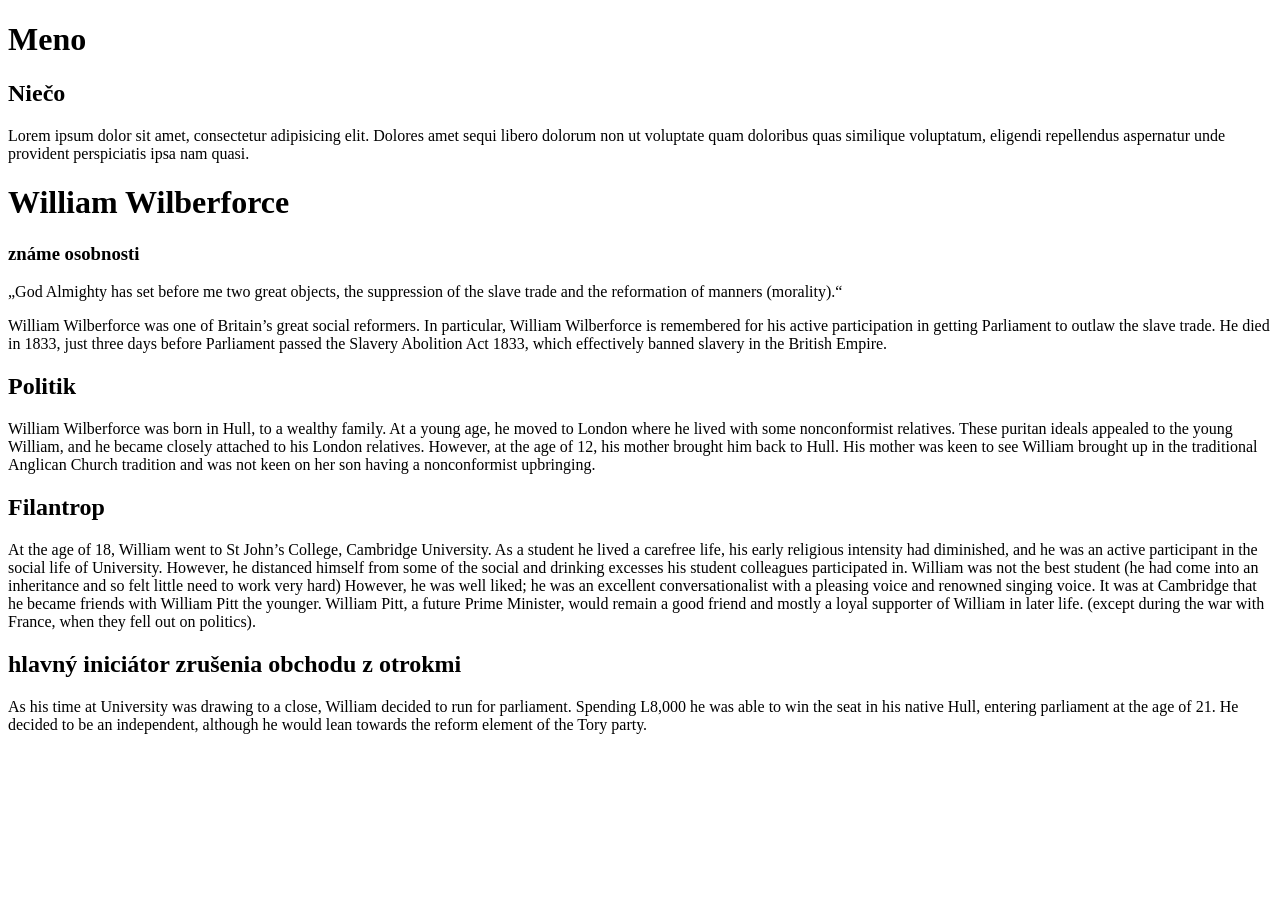
<file: 01_text/index.html>
<!DOCTYPE html>
<html lang="en">
<head>
  <meta charset="UTF-8">
  <meta name="viewport" content="width=device-width, initial-scale=1.0">
  <title>Ferko Mrkvička</title>
</head>
<body>



  <!-- 
   YABLKO NADPISY ODSTAVCE
   https://youtu.be/LULd0858mUQ?si=RZHhlIR4JEnlvLd4&t=345 

   NADPISY ODSTAVCE MDN (en)


  NADPISY ODSTAVCE MDN (en)
  https://developer.mozilla.org/en-US/docs/Learn_web_development/Core/Structuring_content/Headings_and_paragraphs
  -->

  <h1> Meno</h1>  <!-- heading 1 úroveň nadpisu 1 -->
  <h2>Niečo</h2>
 

  <p>  <!-- paragraph - odstavec -->
      Lorem ipsum dolor sit amet, consectetur adipisicing elit. Dolores amet sequi libero dolorum non ut voluptate quam doloribus quas similique voluptatum, eligendi repellendus aspernatur unde provident perspiciatis ipsa nam quasi.
  </p>

  <h1>William Wilberforce</h1>

  <h3> známe osobnosti </h3> 

  <p>
    „God Almighty has set before me two great objects, the suppression of the slave trade and the reformation of manners (morality).“
  </p>

  <p>
    William Wilberforce was one of Britain’s great social reformers. In particular, William Wilberforce is remembered for his active participation in getting Parliament to outlaw the slave trade. He died in 1833, just three days before Parliament passed the Slavery Abolition Act 1833,  which effectively banned slavery in the British Empire. 
  </p>

  <h2>Politik</h2>

  <p>
    William Wilberforce was born in Hull, to a wealthy family. At a young age, he moved to London where he lived with some nonconformist relatives. These puritan ideals appealed to the young William, and he became closely attached to his London relatives. However, at the age of 12, his mother brought him back to Hull. His mother was keen to see William brought up in the traditional Anglican Church tradition and was not keen on her son having a nonconformist upbringing. 
  </p>
    
  <h2> Filantrop</h2>

  <p>
    At the age of 18, William went to St John’s College, Cambridge University. As a student he lived a carefree life, his early religious  intensity had diminished, and he was an active participant in the social life of University. However, he distanced himself from some  of the social and drinking excesses his student colleagues participated in. William was not the best student (he had come into an inheritance  and so felt little need to work very hard) However, he was well liked; he was an excellent conversationalist with a pleasing voice and renowned singing voice.  It was at Cambridge that he became friends with William Pitt the younger. William Pitt, a future Prime Minister, would remain a good  friend and mostly a loyal supporter of William in later life. (except during the war with France, when they fell out on politics).  
  </p>

  <h2>hlavný iniciátor zrušenia obchodu z otrokmi </h2>

  <p>
    As his time at University was drawing to a close, William decided to run for parliament. Spending L8,000 he was able to win the seat in his native Hull, entering parliament at the age of 21. He decided to be an independent, although he would lean towards the reform element of the Tory party.  
  </p>

</body>
</html>
</file>
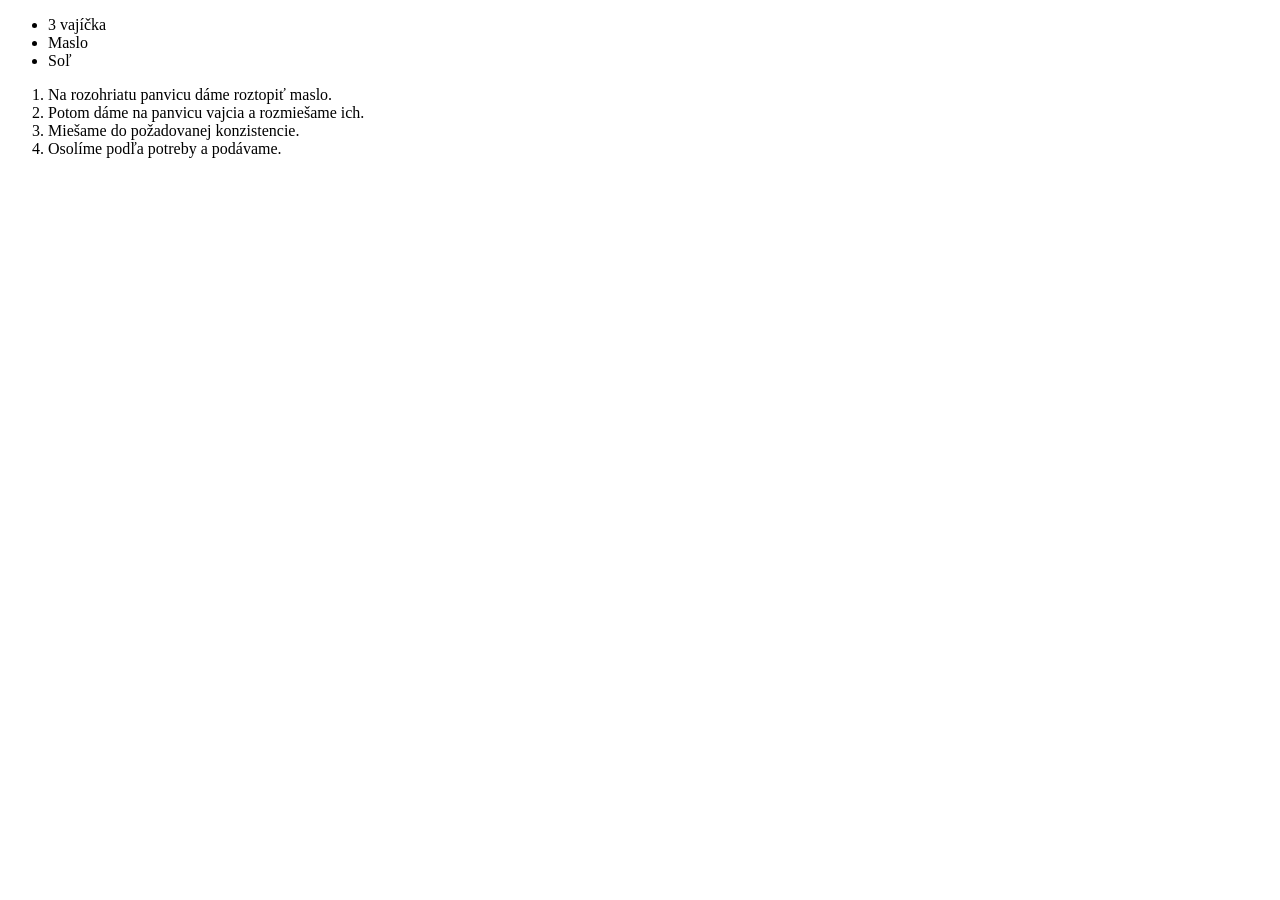
<file: 02_zoznamy/index.html>
<!DOCTYPE html>
<html lang="en">
<head>
  <meta charset="UTF-8">
  <meta name="viewport" content="width=device-width, initial-scale=1.0">
  <title>Zoznamy</title>
</head>
<body>

  <!-- 
  YABLKO :
  https://youtu.be/LULd0858mUQ?si=jypbmHnTiEEww9Nu&t=2928 

  ZOZNAM JAKPSATWEB (cz)
  https://www.jakpsatweb.cz/html/seznamy.html

  ZOZNAMY MDN (en)
  https://developer.mozilla.org/en-US/docs/Learn_web_development/Core/Structuring_content/Lists 
  -->
  
  <ul>
    <li>3 vajíčka</li>
    <li>Maslo</li>
    <li>Soľ</li>
  </ul>

  <ol>
    <li>
      Na rozohriatu panvicu dáme roztopiť maslo.
    </li>
    <li>
      Potom dáme na panvicu vajcia a rozmiešame ich.
    </li>
    <li>
      Miešame do požadovanej konzistencie.
    </li>
    <li>Osolíme podľa potreby a podávame.</li>
  </ol>

</body>
</html>
</file>
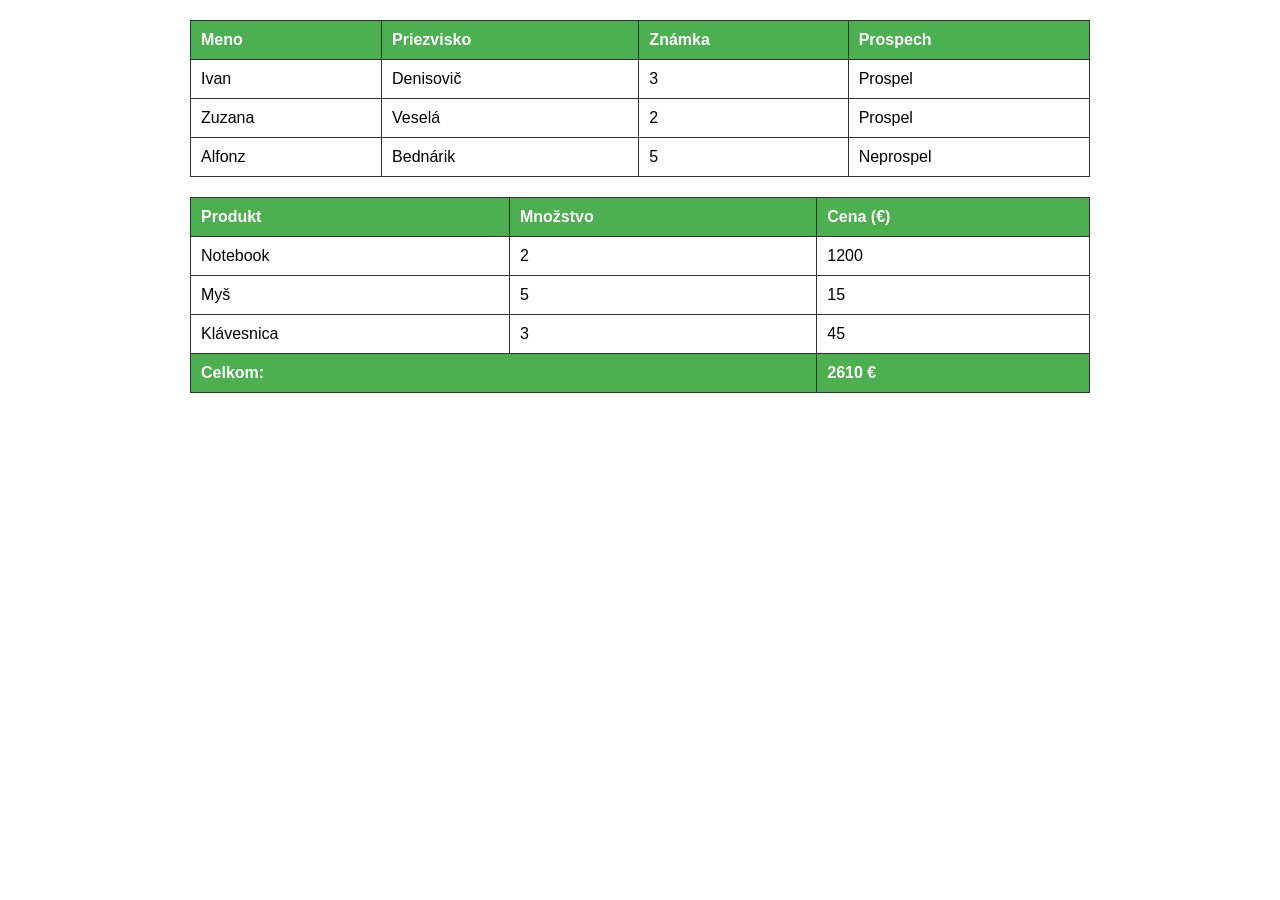
<file: 03_tabulky/index.html>
<!DOCTYPE html>
<html lang="en">
<head>
  <meta charset="UTF-8">
  <meta name="viewport" content="width=device-width, initial-scale=1.0">
  <link rel="stylesheet" href="style.css">
  <title>Document</title>
</head>
<body>

  <!-- 
  JAKPSATWEB tabulky (cz):
  https://www.jakpsatweb.cz/html/tabulky.html

  TABLE MDN dokumentácia (en):
  https://developer.mozilla.org/en-US/docs/Learn_web_development/Core/Structuring_content/HTML_table_basics 
  https://developer.mozilla.org/en-US/docs/Web/HTML/Reference/Elements/table

  

  -->

  <table>
    <tr>
      <th>Meno</th>
      <th>Priezvisko</th>
      <th>Známka</th>
      <th>Prospech</th>
    </tr>
    <tr>
      <td>Ivan</td>
      <td>Denisovič</td>
      <td>3</td>
      <td>Prospel</td>
    </tr>
    <tr>
      <td>Zuzana</td>
      <td>Veselá</td>
      <td>2</td>
      <td>Prospel</td>
    </tr>
    <tr>
      <td>Alfonz</td>
      <td>Bednárik</td>
      <td>5</td>
      <td>Neprospel</td>
    </tr>
  </table>


   <table>
    <thead>
      <tr>
        <th>Produkt</th>
        <th>Množstvo</th>
        <th>Cena (€)</th>
      </tr>
    </thead>
    <tbody>
      <tr>
        <td>Notebook</td>
        <td>2</td>
        <td>1200</td>
      </tr>
      <tr>
        <td>Myš</td>
        <td>5</td>
        <td>15</td>
      </tr>
      <tr>
        <td>Klávesnica</td>
        <td>3</td>
        <td>45</td>
      </tr>
    </tbody>
    <tfoot>
      <tr>
        <th colspan="2">Celkom:</th>
        <th>2610 €</th>
      </tr>
    </tfoot>
  </table>





<!-- 
  <p>Opakovanie: Mená spolužiakov</p>
  <ul>
    <li>Martin</li>
    <li>Patrik</li>
    <li>Tomáš</li>
    <li>Marko</li>
    <li>Sebastián</li>
  </ul> -->

</body>
</html>
</file>
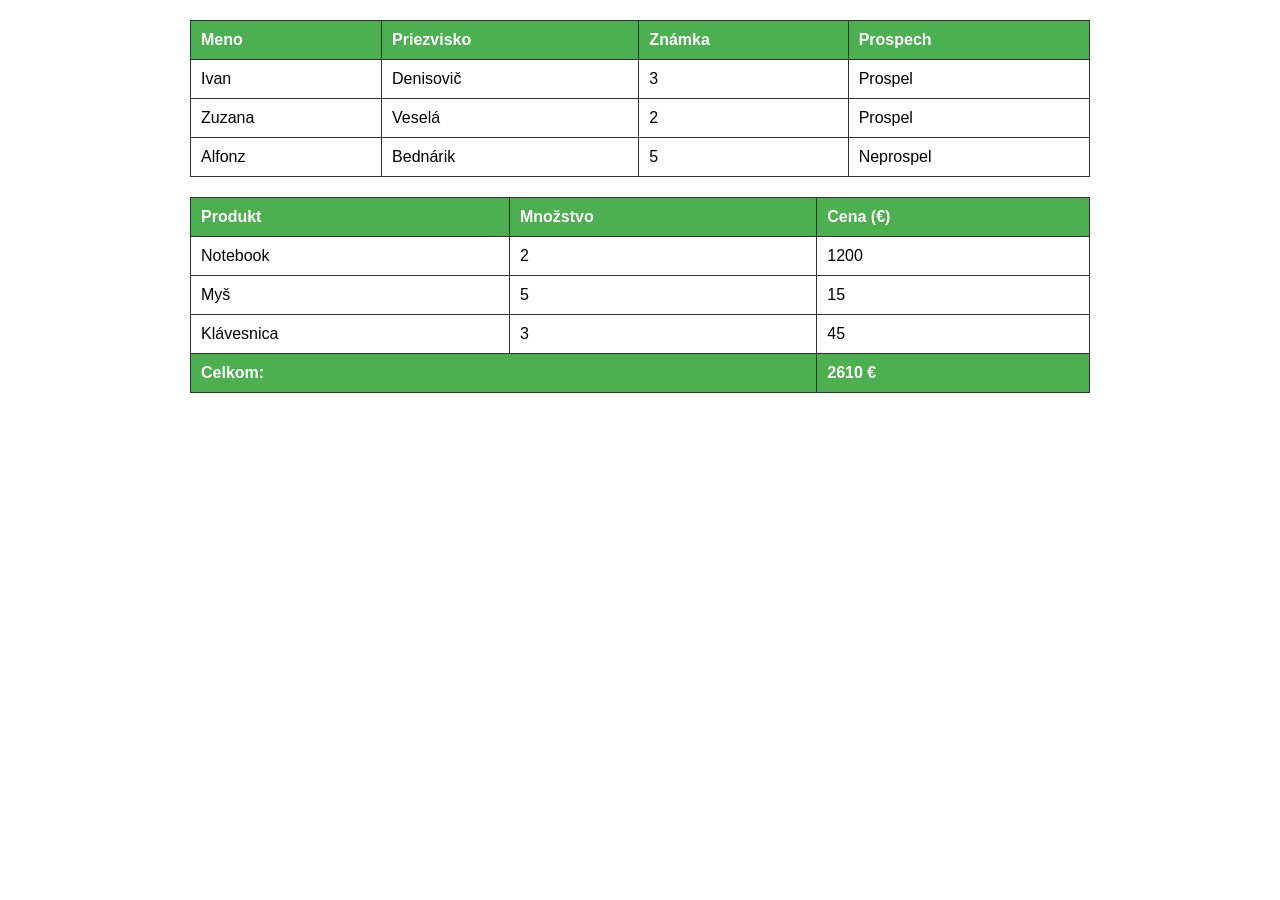
<file: 03_tabulky_obrazky/index.html>
<!DOCTYPE html>
<html lang="en">
<head>
  <meta charset="UTF-8">
  <meta name="viewport" content="width=device-width, initial-scale=1.0">
  <link rel="stylesheet" href="style.css">
  <title>Document</title>
</head>
<body>

  <table>
    <tr>
      <th>Meno</th>
      <th>Priezvisko</th>
      <th>Známka</th>
      <th>Prospech</th>
    </tr>
    <tr>
      <td>Ivan</td>
      <td>Denisovič</td>
      <td>3</td>
      <td>Prospel</td>
    </tr>
    <tr>
      <td>Zuzana</td>
      <td>Veselá</td>
      <td>2</td>
      <td>Prospel</td>
    </tr>
    <tr>
      <td>Alfonz</td>
      <td>Bednárik</td>
      <td>5</td>
      <td>Neprospel</td>
    </tr>
  </table>


   <table>
    <thead>
      <tr>
        <th>Produkt</th>
        <th>Množstvo</th>
        <th>Cena (€)</th>
      </tr>
    </thead>
    <tbody>
      <tr>
        <td>Notebook</td>
        <td>2</td>
        <td>1200</td>
      </tr>
      <tr>
        <td>Myš</td>
        <td>5</td>
        <td>15</td>
      </tr>
      <tr>
        <td>Klávesnica</td>
        <td>3</td>
        <td>45</td>
      </tr>
    </tbody>
    <tfoot>
      <tr>
        <th colspan="2">Celkom:</th>
        <th>2610 €</th>
      </tr>
    </tfoot>
  </table>





<!-- 
  <p>Opakovanie: Mená spolužiakov</p>
  <ul>
    <li>Martin</li>
    <li>Patrik</li>
    <li>Tomáš</li>
    <li>Marko</li>
    <li>Sebastián</li>
  </ul> -->

</body>
</html>
</file>
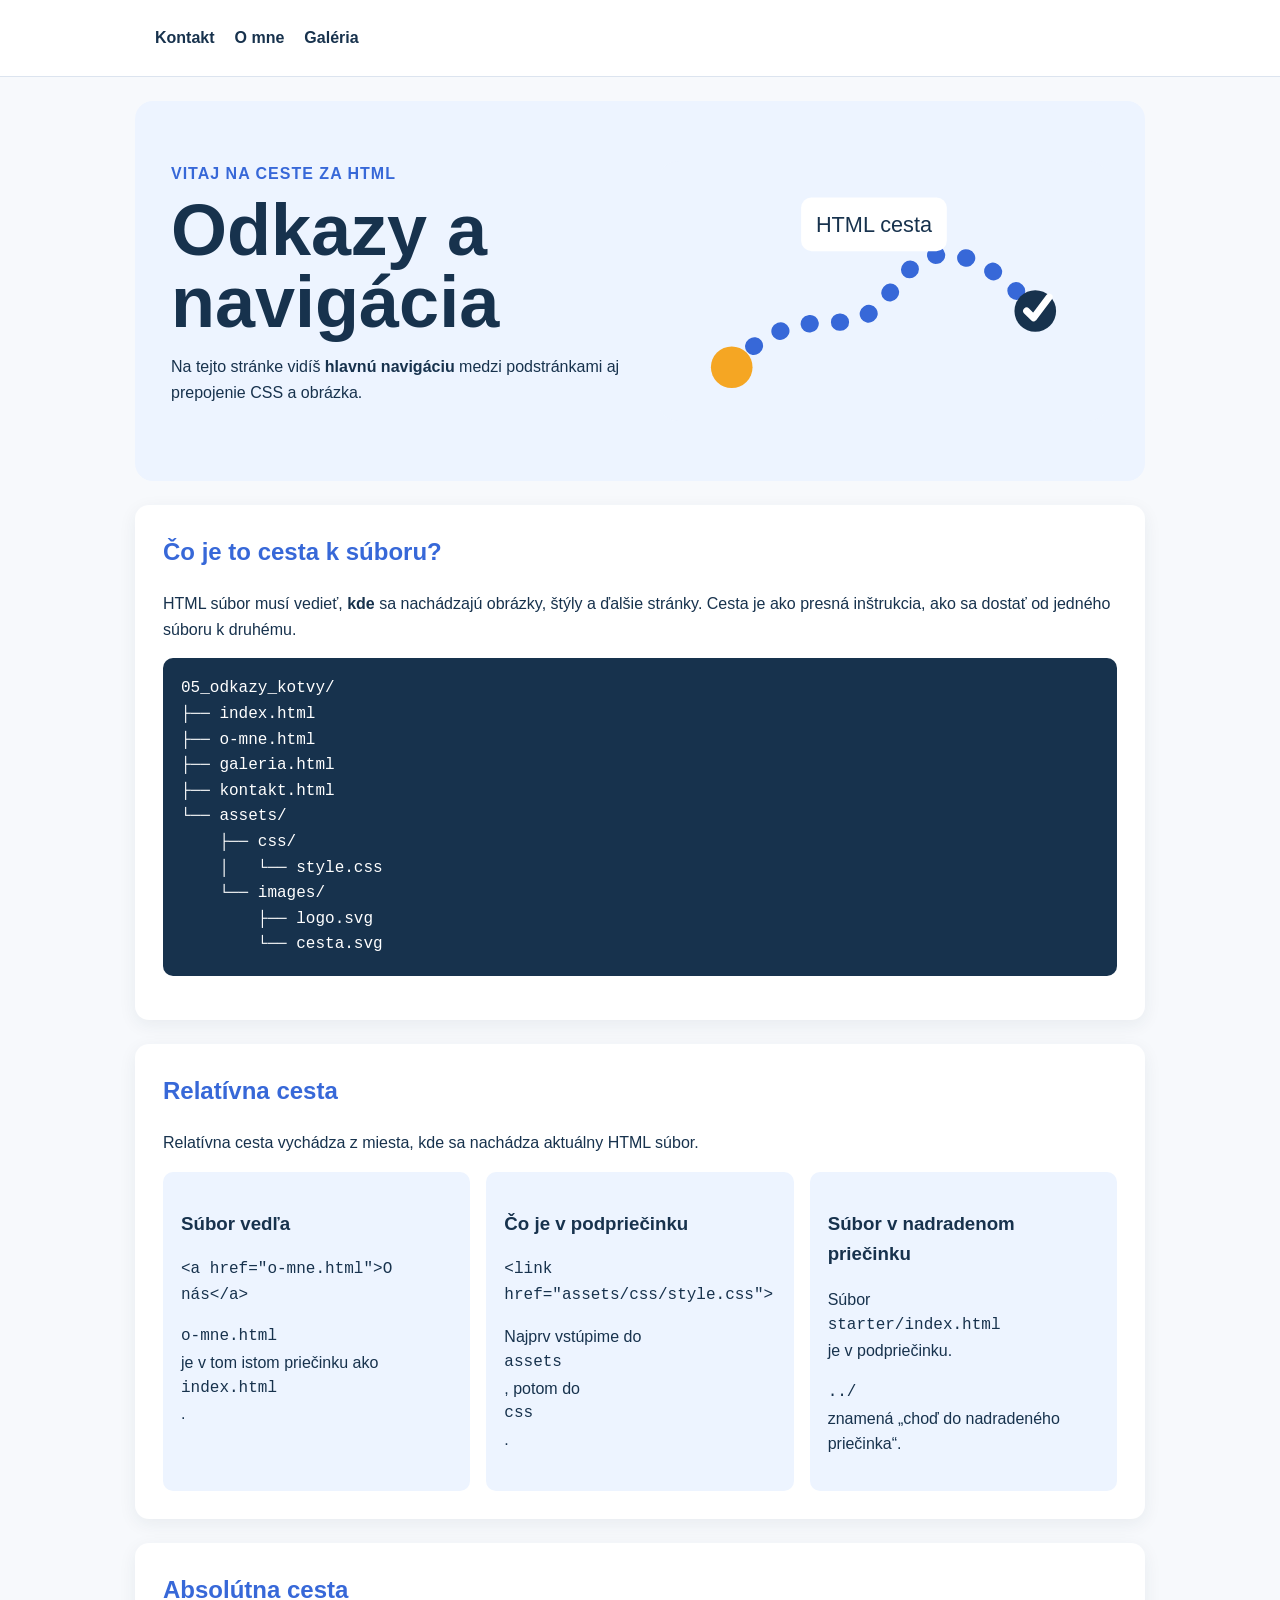
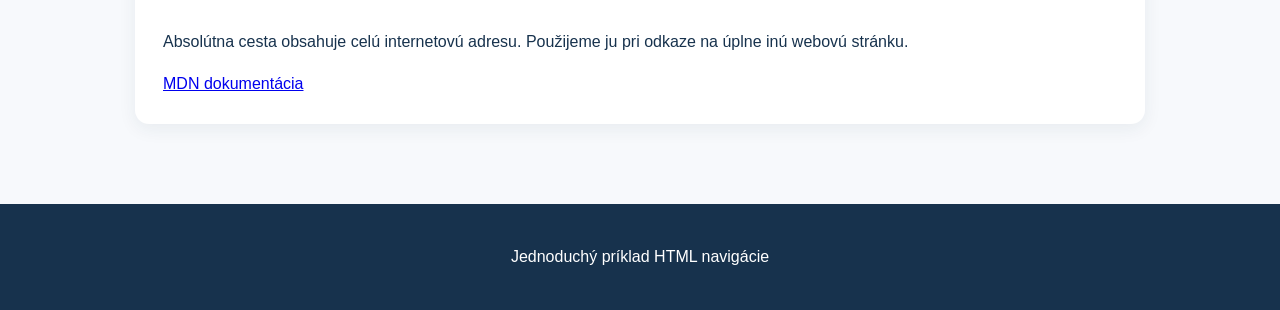
<file: 05_absolutne_relativne_cesty/index.html>
<!DOCTYPE html>
<html lang="sk">
<head>
  <meta charset="UTF-8">
  <meta name="viewport" content="width=device-width, initial-scale=1.0">
  <title>Prieskumník - Domov</title>

  <link rel="stylesheet" href="assets/css/normalize.css">
  <link rel="stylesheet" href="assets/css/style.css">
</head>
<body>
  <header class="hlavicka">
    <nav class="navigacia" aria-label="Hlavná navigácia">
      <!-- Úloha 2: Doplňte logo, ktoré bude zároveň odkaz
      -->
      <a href="https://github.com/srandykopec/2_web_mok/tree/main/05_absolutne_relativne_cesty">
        <img src="assets/images/cesta.svg" alt="Logo">
      </a>

      <!-- Úloha 3: Doplňte odkazy na podstránky
      -->
      <a href="kontakt.html">Kontakt</a>
      <a href="o-mne.html">O mne</a>
      <a href="galeria.html">Galéria</a>
    </nav>
  </header>

  <main>
    <section class="uvod">
      <div>
        <p class="oznacenie">Vitaj na ceste za HTML</p>
        <h1>Odkazy a navigácia</h1>
        <p>
          Na tejto stránke vidíš <strong>hlavnú navigáciu</strong> medzi
          podstránkami aj prepojenie CSS a obrázka.
        </p>
      </div>

      <!-- Úloha 4: Vložte obrázok cesta.svg  -->
      <img src="assets/images/cesta.svg" alt="Cestas">
    </section>

    <section class="panel">
      <h2>Čo je to cesta k súboru?</h2>
      <p>
        HTML súbor musí vedieť, <strong>kde</strong> sa nachádzajú obrázky,
        štýly a ďalšie stránky. Cesta je ako presná inštrukcia, ako sa dostať
        od jedného súboru k druhému.
      </p>

      <pre class="strom"><code>05_odkazy_kotvy/
├── index.html
├── o-mne.html
├── galeria.html
├── kontakt.html
└── assets/
    ├── css/
    │   └── style.css
    └── images/
        ├── logo.svg
        └── cesta.svg</code></pre>
    </section>

    <section class="panel">
      <h2>Relatívna cesta</h2>
      <p>
        Relatívna cesta vychádza z miesta, kde sa nachádza aktuálny HTML súbor.
      </p>

      <!-- Úloha 5: Vytvorte odkaz na podstránku galéria.html  --> 
      <div class="priklady">
        <article>
          <h3>Súbor vedľa</h3>
          <code>&lt;a href="o-mne.html"&gt;O nás&lt;/a&gt;</code>
          <p><code>o-mne.html</code> je v tom istom priečinku ako <code>index.html</code>.</p>
        </article>
        <article>
          <h3>Čo je v podpriečinku</h3>
          <code>&lt;link href="assets/css/style.css"&gt;</code>
          <p>Najprv vstúpime do <code>assets</code>, potom do <code>css</code>.</p>
        </article>
        <article>
          <h3>Súbor v nadradenom priečinku</h3>
          <p>Súbor <code>starter/index.html</code> je v podpriečinku.</p>
          <p><code>../</code> znamená „choď do nadradeného priečinka“.</p>
        </article>
      </div>
    </section>

    <section class="panel">
      <h2>Absolútna cesta</h2>
      <p>
        Absolútna cesta obsahuje celú internetovú adresu. Použijeme ju pri
        odkaze na úplne inú webovú stránku.
      </p>

      <!-- Úloha 6: Vytvorte externý odkaz na https://developer.mozilla.org/ časť, kde sa vysvetľujú odkazy -->
      <a href="https://developer.mozilla.org">MDN dokumentácia</a>
    </section>
  </main>

 
  <footer>
    <p>Jednoduchý príklad HTML navigácie</p>
  </footer>
</body>
</html>
</file>
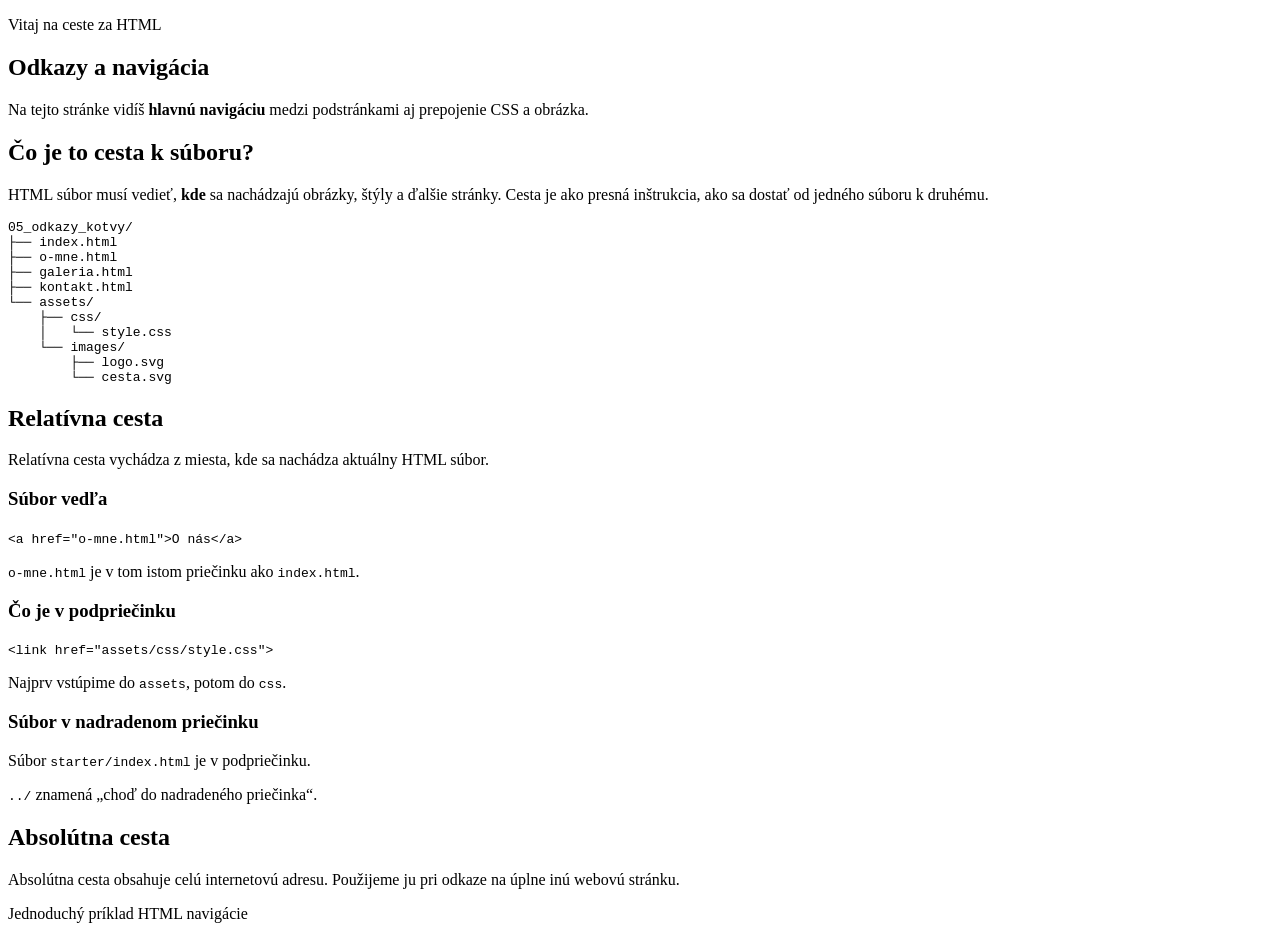
<file: 04_obrazky_odkazy/cv_2/index.html>
<!DOCTYPE html>
<html lang="sk">
<head>
  <meta charset="UTF-8">
  <meta name="viewport" content="width=device-width, initial-scale=1.0">
  <title>Prieskumník - Domov</title>

  <!-- Úloha 1: Pripojte CSS: -->
</head>
<body>
  <header class="hlavicka">
    <nav class="navigacia" aria-label="Hlavná navigácia">
      <!-- Úloha 2: Doplňte logo, ktoré bude zároveň odkaz
           
      -->

      <!-- Úloha 3: Doplňte odkazy na podstránky
      -->
    </nav>
  </header>

  <main>
    <section class="uvod">
      <div>
        <p class="oznacenie">Vitaj na ceste za HTML</p>
        <h1>Odkazy a navigácia</h1>
        <p>
          Na tejto stránke vidíš <strong>hlavnú navigáciu</strong> medzi
          podstránkami aj prepojenie CSS a obrázka.
        </p>
      </div>

      <!-- Úloha 4: Vložte obrázok cesta.svg  -->
    </section>

    <section class="panel">
      <h2>Čo je to cesta k súboru?</h2>
      <p>
        HTML súbor musí vedieť, <strong>kde</strong> sa nachádzajú obrázky,
        štýly a ďalšie stránky. Cesta je ako presná inštrukcia, ako sa dostať
        od jedného súboru k druhému.
      </p>

      <pre class="strom"><code>05_odkazy_kotvy/
├── index.html
├── o-mne.html
├── galeria.html
├── kontakt.html
└── assets/
    ├── css/
    │   └── style.css
    └── images/
        ├── logo.svg
        └── cesta.svg</code></pre>
    </section>

    <section class="panel">
      <h2>Relatívna cesta</h2>
      <p>
        Relatívna cesta vychádza z miesta, kde sa nachádza aktuálny HTML súbor.
      </p>

      <!-- Úloha 5: Vytvorte odkaz na podstránku galéria.html  --> 
      <div class="priklady">
        <article>
          <h3>Súbor vedľa</h3>
          <code>&lt;a href="o-mne.html"&gt;O nás&lt;/a&gt;</code>
          <p><code>o-mne.html</code> je v tom istom priečinku ako <code>index.html</code>.</p>
        </article>
        <article>
          <h3>Čo je v podpriečinku</h3>
          <code>&lt;link href="assets/css/style.css"&gt;</code>
          <p>Najprv vstúpime do <code>assets</code>, potom do <code>css</code>.</p>
        </article>
        <article>
          <h3>Súbor v nadradenom priečinku</h3>
          <p>Súbor <code>starter/index.html</code> je v podpriečinku.</p>
          <p><code>../</code> znamená „choď do nadradeného priečinka“.</p>
        </article>
      </div>
    </section>

    <section class="panel">
      <h2>Absolútna cesta</h2>
      <p>
        Absolútna cesta obsahuje celú internetovú adresu. Použijeme ju pri
        odkaze na úplne inú webovú stránku.
      </p>

      <!-- Úloha 6: Vytvorte externý odkaz na https://developer.mozilla.org/ časť, kde sa vysvetľujú odkazy -->
    </section>
  </main>

  <footer>
    <p>Jednoduchý príklad HTML navigácie</p>
  </footer>
</body>
</html>
</file>
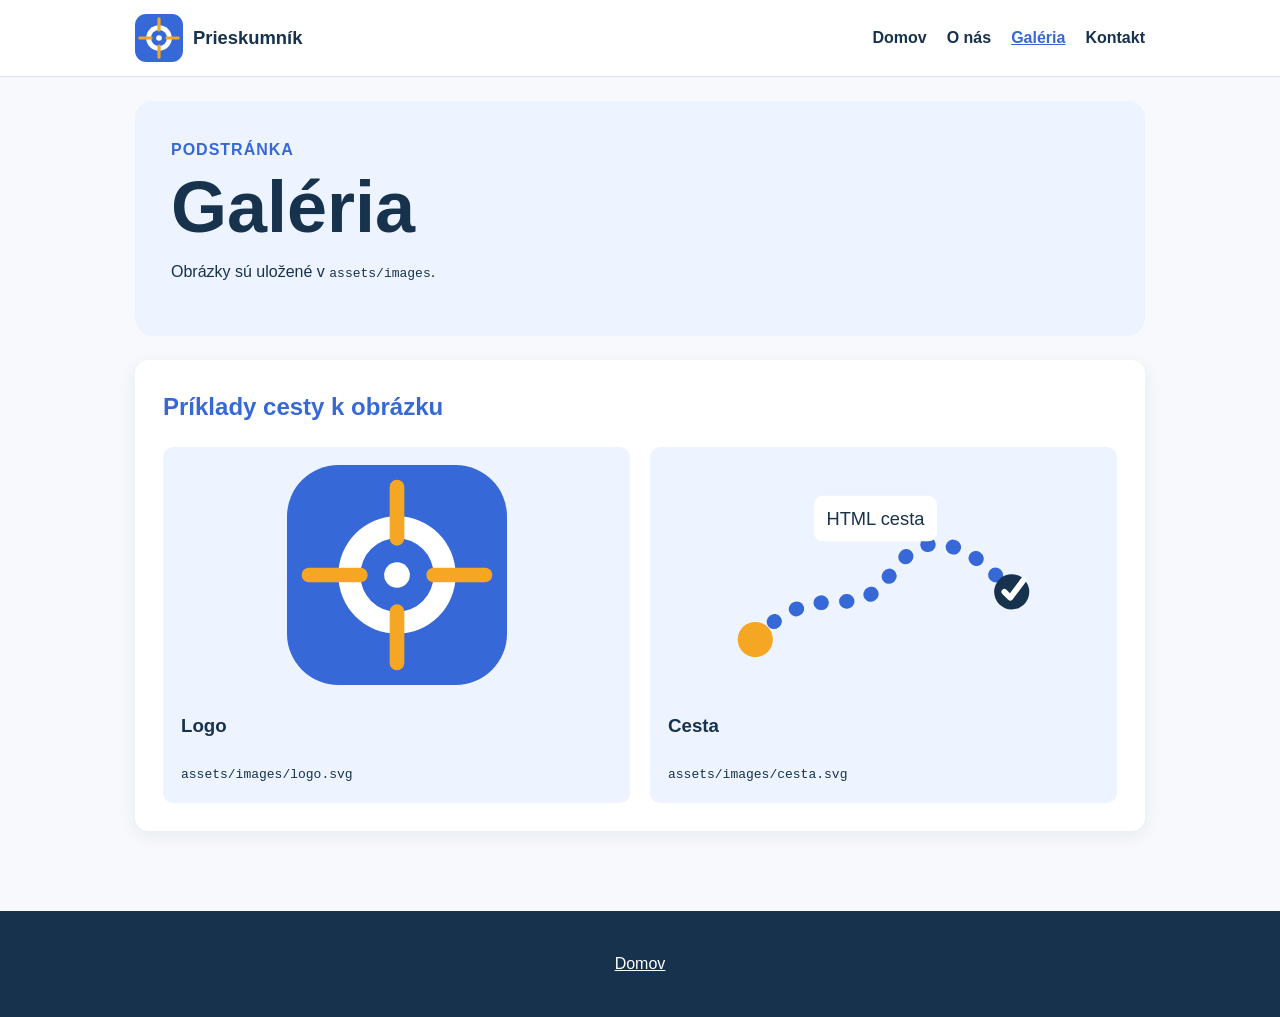
<file: 05_absolutne_relativne_cesty/galeria.html>
<!DOCTYPE html>
<html lang="sk">
<head>
  <meta charset="UTF-8">
  <meta name="viewport" content="width=device-width, initial-scale=1.0">
  <title>Prieskumník - Galéria</title>
  <link rel="stylesheet" href="assets/css/style.css">
</head>
<body>
  <header class="hlavicka">
    <nav class="navigacia" aria-label="Hlavná navigácia">
      <a class="logo" href="index.html">
        <img src="assets/images/logo.svg" alt="Logo Prieskumník">
        <span>Prieskumník</span>
      </a>
      <a href="index.html">Domov</a>
      <a href="o-mne.html">O nás</a>
      <a href="galeria.html" aria-current="page">Galéria</a>
      <a href="kontakt.html">Kontakt</a>
    </nav>
  </header>

  <main>
    <section class="uvod uvod-mensi">
      <div>
        <p class="oznacenie">Podstránka</p>
        <h1>Galéria</h1>
        <p>Obrázky sú uložené v <code>assets/images</code>.</p>
      </div>
    </section>

    <section class="panel">
      <h2>Príklady cesty k obrázku</h2>
      <div class="galeria">
        <article>
          <img src="assets/images/logo.svg" alt="Logo Prieskumník">
          <h3>Logo</h3>
          <code>assets/images/logo.svg</code>
        </article>
        <article>
          <img src="assets/images/cesta.svg" alt="Ilustrácia cesty">
          <h3>Cesta</h3>
          <code>assets/images/cesta.svg</code>
        </article>
      </div>
    </section>
  </main>

  <footer><p><a href="index.html">Domov</a></p></footer>
</body>
</html>
</file>
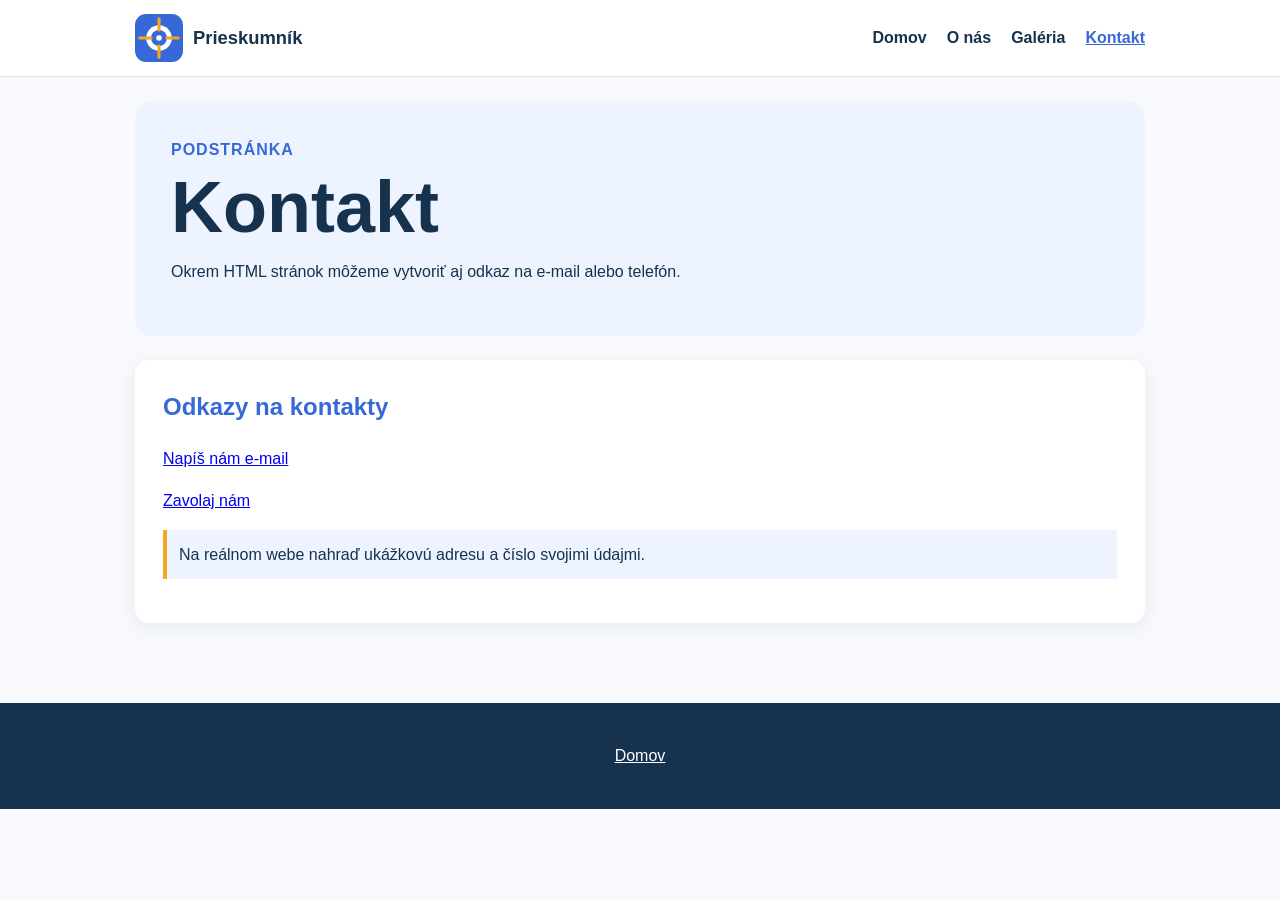
<file: 05_absolutne_relativne_cesty/kontakt.html>
<!DOCTYPE html>
<html lang="sk">
<head>
  <meta charset="UTF-8">
  <meta name="viewport" content="width=device-width, initial-scale=1.0">
  <title>Prieskumník - Kontakt</title>
  <link rel="stylesheet" href="assets/css/style.css">
</head>
<body>
  <header class="hlavicka">
    <nav class="navigacia" aria-label="Hlavná navigácia">
      <a class="logo" href="index.html">
        <img src="assets/images/logo.svg" alt="Logo Prieskumník">
        <span>Prieskumník</span>
      </a>
      <a href="index.html">Domov</a>
      <a href="o-mne.html">O nás</a>
      <a href="galeria.html">Galéria</a>
      <a href="kontakt.html" aria-current="page">Kontakt</a>
    </nav>
  </header>

  <main>
    <section class="uvod uvod-mensi">
      <div>
        <p class="oznacenie">Podstránka</p>
        <h1>Kontakt</h1>
        <p>Okrem HTML stránok môžeme vytvoriť aj odkaz na e-mail alebo telefón.</p>
      </div>
    </section>

    <section class="panel">
      <h2>Odkazy na kontakty</h2>
      <p><a href="mailto:skola@example.com">Napíš nám e-mail</a></p>
      <p><a href="tel:+421900123456">Zavolaj nám</a></p>
      <p class="poznamka">Na reálnom webe nahraď ukážkovú adresu a číslo svojimi údajmi.</p>
    </section>
  </main>

  <footer><p><a href="index.html">Domov</a></p></footer>
</body>
</html>
</file>
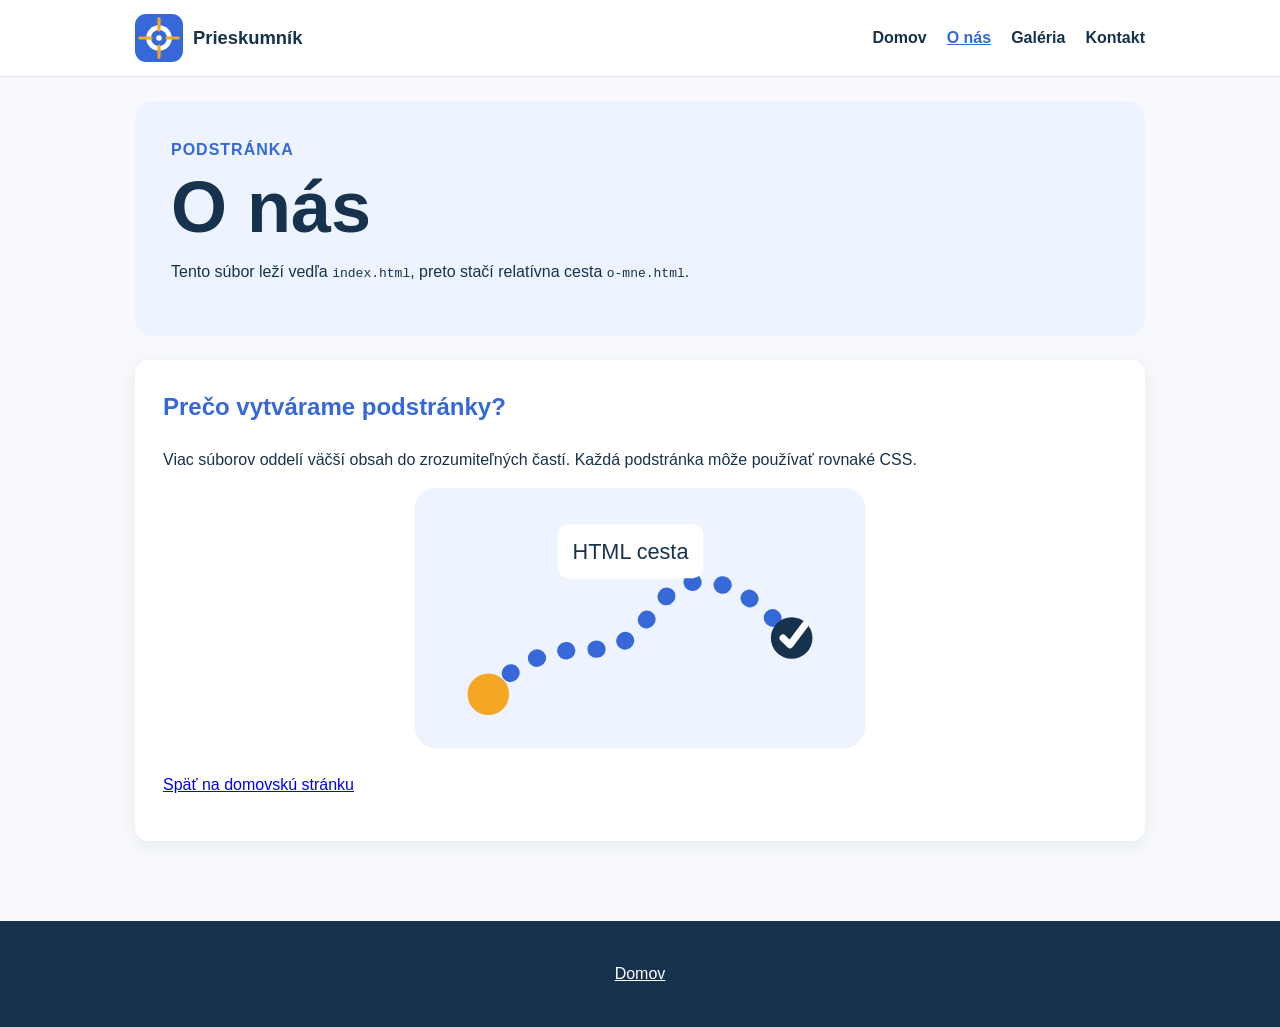
<file: 05_absolutne_relativne_cesty/o-mne.html>
<!DOCTYPE html>
<html lang="sk">
<head>
  <meta charset="UTF-8">
  <meta name="viewport" content="width=device-width, initial-scale=1.0">
  <title>Prieskumník - O nás</title>
  <link rel="stylesheet" href="assets/css/style.css">
</head>
<body>
  <header class="hlavicka">
    <nav class="navigacia" aria-label="Hlavná navigácia">
      <a class="logo" href="index.html">
        <img src="assets/images/logo.svg" alt="Logo Prieskumník">
        <span>Prieskumník</span>
      </a>
      <a href="index.html">Domov</a>
      <a href="o-mne.html" aria-current="page">O nás</a>
      <a href="galeria.html">Galéria</a>
      <a href="kontakt.html">Kontakt</a>
    </nav>
  </header>

  <main>
    <section class="uvod uvod-mensi">
      <div>
        <p class="oznacenie">Podstránka</p>
        <h1>O nás</h1>
        <p>Tento súbor leží vedľa <code>index.html</code>, preto stačí relatívna cesta <code>o-mne.html</code>.</p>
      </div>
    </section>

    <section class="panel">
      <h2>Prečo vytvárame podstránky?</h2>
      <p>Viac súborov oddelí väčší obsah do zrozumiteľných častí. Každá podstránka môže používať rovnaké CSS.</p>
      <img class="obr-obrovsky" src="assets/images/cesta.svg" alt="Ilustrácia webovej cesty">
      <p><a href="index.html">Späť na domovskú stránku</a></p>
    </section>
  </main>

  <footer><p><a href="index.html">Domov</a></p></footer>
</body>
</html>
</file>
<file: 03_tabulky/style.css>
body {
  font-family: Arial, sans-serif;
  max-width: 900px;
  margin: 20px auto;
  padding: 0 20px;
}

table {
  border-collapse: collapse;
  width: 100%;
  margin: 20px 0;
}

th, td {
  border: 1px solid #333;
  padding: 10px;
  text-align: left;
}

th {
  background-color: #4CAF50;
  color: white;
  font-weight: bold;
}

.zadanie {
  background-color: #f0f0f0;
  padding: 15px;
  margin: 20px 0;
  border-left: 4px solid #4CAF50;
}

h1 { 
  color: #4CAF50; 
}

h2 { 
  color: #333; 
  margin-top: 30px; 
}
</file>
<file: 03_tabulky_obrazky/style.css>
body {
  font-family: Arial, sans-serif;
  max-width: 900px;
  margin: 20px auto;
  padding: 0 20px;
}

table {
  border-collapse: collapse;
  width: 100%;
  margin: 20px 0;
}

th, td {
  border: 1px solid #333;
  padding: 10px;
  text-align: left;
}

th {
  background-color: #4CAF50;
  color: white;
  font-weight: bold;
}

.zadanie {
  background-color: #f0f0f0;
  padding: 15px;
  margin: 20px 0;
  border-left: 4px solid #4CAF50;
}

h1 { 
  color: #4CAF50; 
}

h2 { 
  color: #333; 
  margin-top: 30px; 
}
</file>
<file: 05_absolutne_relativne_cesty/assets/css/style.css>
:root {
  --tmava: #17324d;
  --modra: #3768d8;
  --svetla: #edf4ff;
  --oran: #f5a623;
  --biela: #ffffff;
}

* {
  box-sizing: border-box;
}

html {
  scroll-behavior: smooth;
}

body {
  margin: 0;
  font-family: Arial, sans-serif;
  color: var(--tmava);
  background: #f7f9fc;
  line-height: 1.6;
}

.hlavicka {
  background: var(--biela);
  border-bottom: 1px solid #dce4ef;
}

.navigacia {
  max-width: 1050px;
  min-height: 76px;
  margin: 0 auto;
  padding: 12px 20px;
  display: flex;
  align-items: center;
  gap: 20px;
  flex-wrap: wrap;
}

.navigacia a {
  color: var(--tmava);
  font-weight: bold;
  text-decoration: none;
}

.navigacia a:hover,
.navigacia a[aria-current="page"] {
  color: var(--modra);
  text-decoration: underline;
}

.navigacia .logo {
  margin-right: auto;
  display: flex;
  align-items: center;
  gap: 10px;
  font-size: 1.15rem;
}

.logo img {
  width: 48px;
  height: 48px;
}

main {
  max-width: 1050px;
  margin: 0 auto;
  padding: 24px 20px 56px;
}

.uvod {
  min-height: 380px;
  display: grid;
  grid-template-columns: 1fr 1fr;
  align-items: center;
  gap: 36px;
  padding: 36px;
  background: var(--svetla);
  border-radius: 18px;
}

.uvod-mensi {
  min-height: 220px;
  grid-template-columns: 1fr;
}

.uvod h1 {
  margin: 8px 0 12px;
  font-size: clamp(2.2rem, 7vw, 4.5rem);
  line-height: 1;
}

.uvod img {
  width: 100%;
  max-height: 300px;
}

.oznacenie {
  display: inline-block;
  margin: 0;
  color: var(--modra);
  font-weight: bold;
  text-transform: uppercase;
  letter-spacing: 1px;
}

.panel {
  margin: 24px 0;
  padding: 28px;
  background: var(--biela);
  border-radius: 14px;
  box-shadow: 0 5px 18px rgba(23, 50, 77, 0.07);
  scroll-margin-top: 20px;
}

.panel h2 {
  margin-top: 0;
  color: var(--modra);
}

.priklady {
  display: grid;
  grid-template-columns: repeat(3, 1fr);
  gap: 16px;
}

.priklady article,
.galeria article {
  padding: 18px;
  background: var(--svetla);
  border-radius: 10px;
}

.priklady code,
.kod,
.poznamka {
  display: block;
  overflow-wrap: anywhere;
}

.tlacitko {
  display: inline-block;
  margin-top: 8px;
  padding: 10px 16px;
  color: var(--biela);
  background: var(--modra);
  border-radius: 8px;
  text-decoration: none;
}

.tlacitko:hover {
  background: var(--tmava);
}

.sekundarne {
  background: var(--oran);
  color: var(--tmava);
}

.strom {
  padding: 18px;
  overflow-x: auto;
  background: var(--tmava);
  color: var(--biela);
  border-radius: 10px;
}

.galeria {
  display: grid;
  grid-template-columns: repeat(2, 1fr);
  gap: 20px;
}

.galeria img {
  width: 100%;
  max-height: 220px;
  object-fit: contain;
}

.obr-obrovsky {
  width: 100%;
  max-height: 260px;
}

.poznamka {
  padding: 12px;
  background: var(--svetla);
  border-left: 4px solid var(--oran);
}

footer {
  padding: 24px;
  text-align: center;
  color: var(--biela);
  background: var(--tmava);
}

footer a {
  color: var(--biela);
}

@media (max-width: 700px) {
  .navigacia {
    justify-content: center;
  }

  .navigacia .logo {
    width: 100%;
    justify-content: center;
  }

  .uvod,
  .priklady,
  .galeria {
    grid-template-columns: 1fr;
  }

  .uvod {
    text-align: center;
  }
}
</file>
